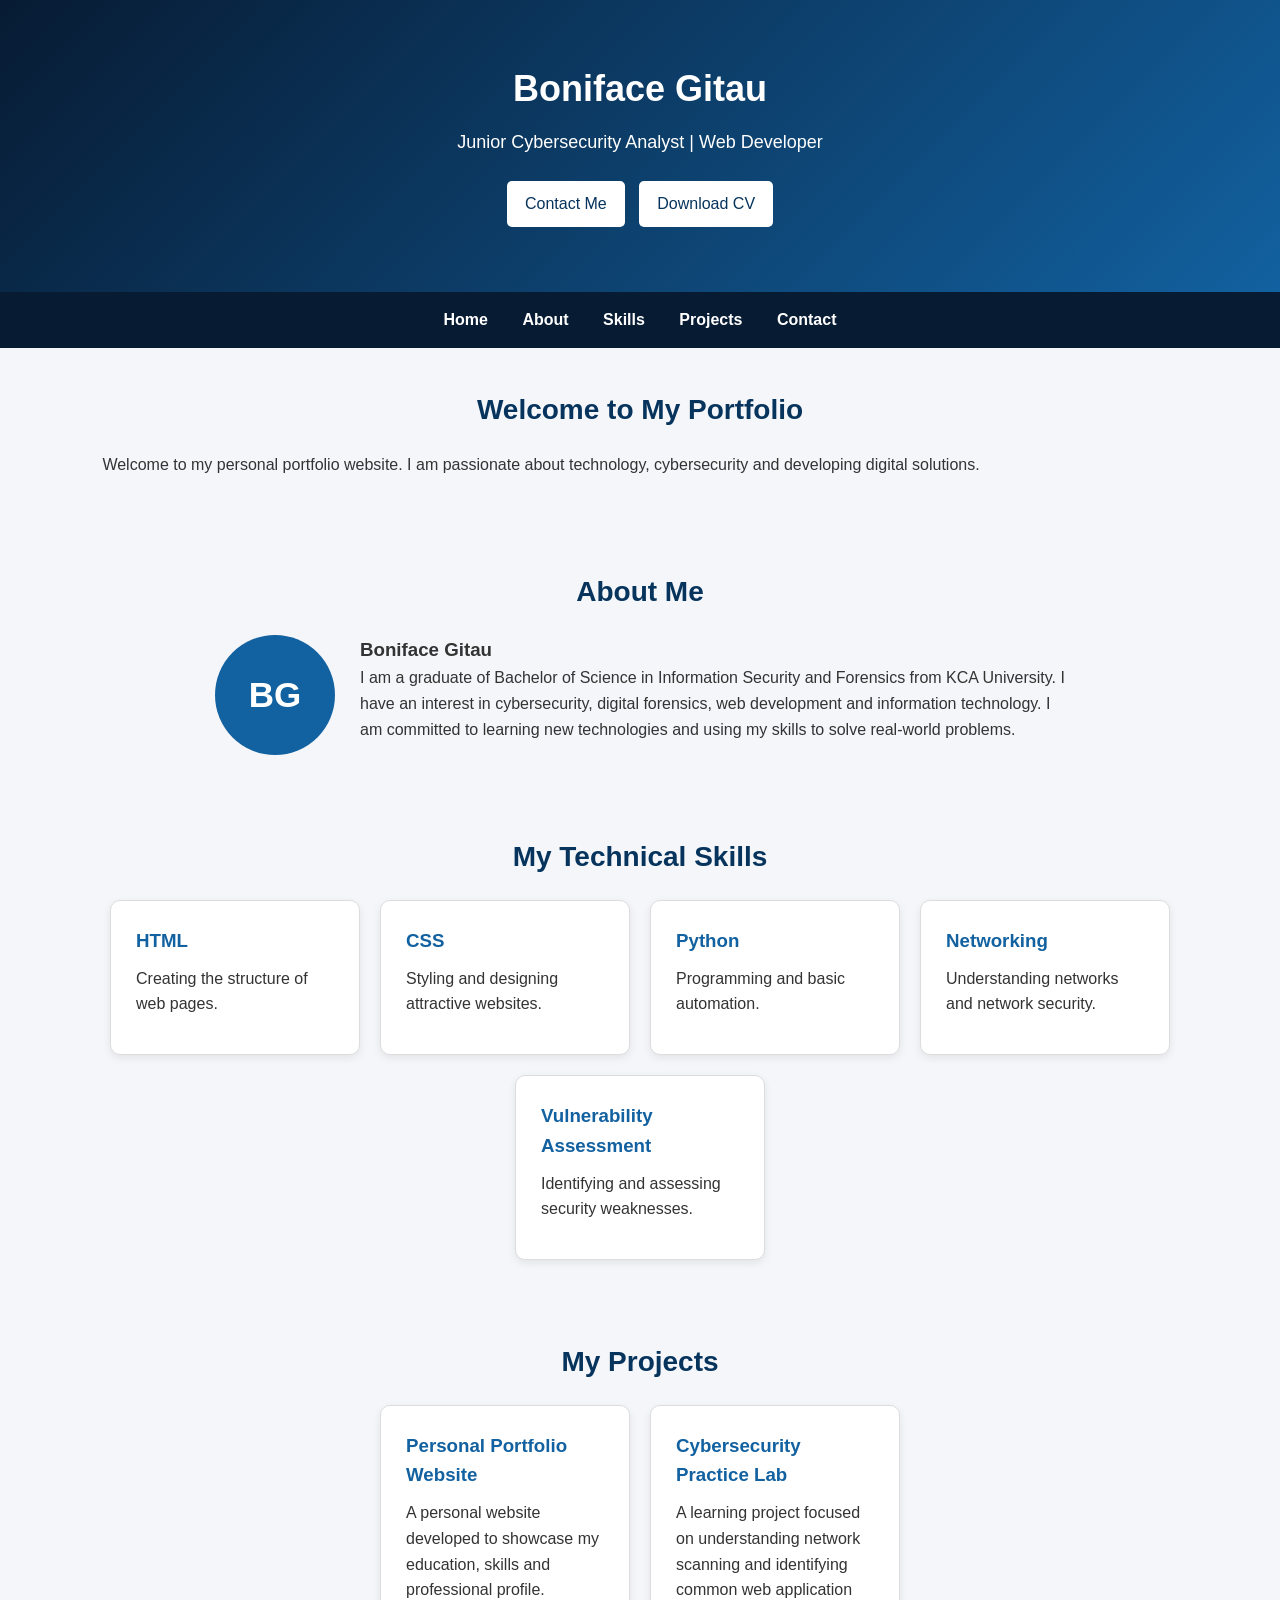
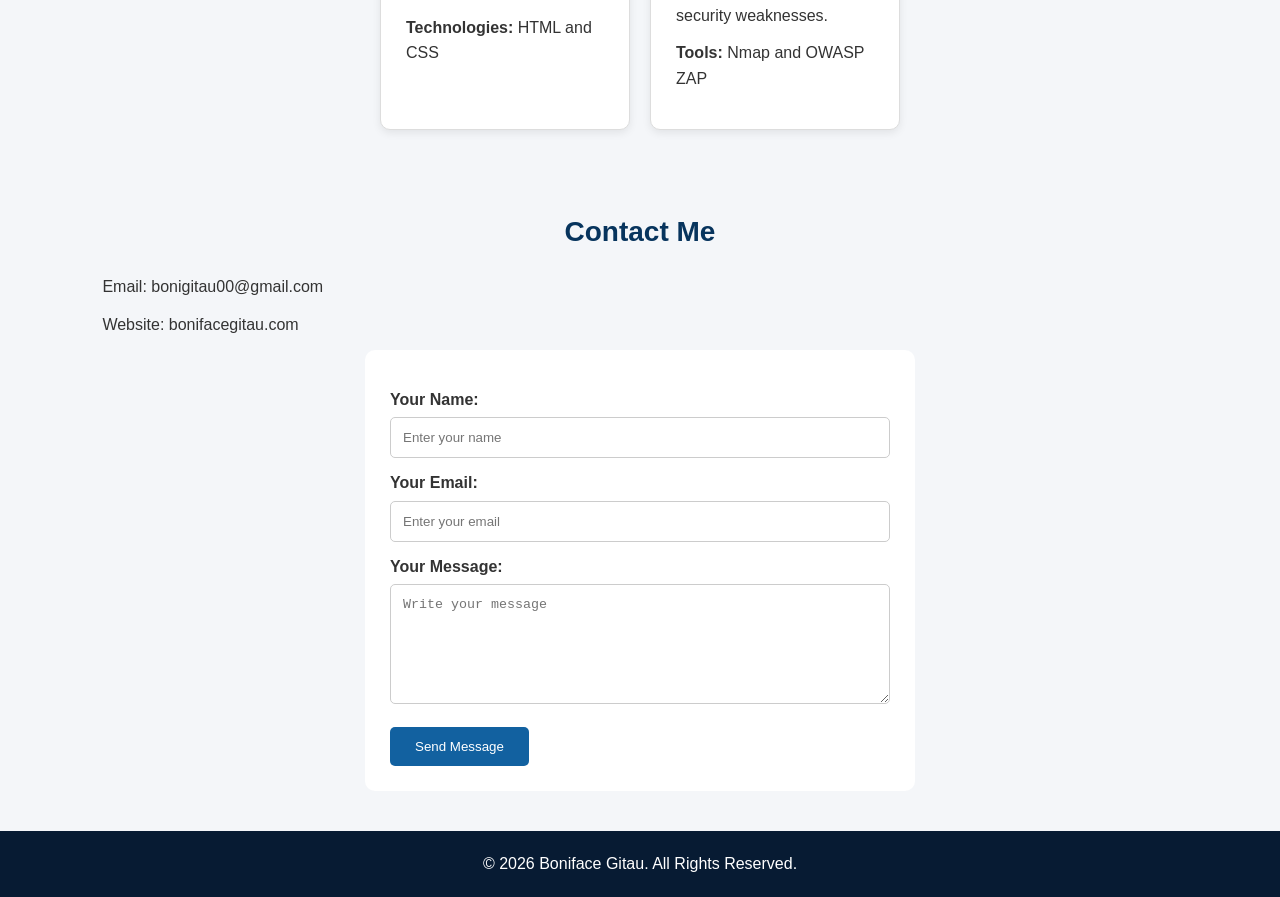
<file: PersonalPortofolio/index.html>
<!DOCTYPE html>
<html lang="en">
<head>
    <meta charset="UTF-8">
    <meta name="viewport" content="width=device-width, initial-scale=1.0">

    <title>Boniface Gitau | Personal Portfolio</title>

   
    <link rel="stylesheet" href="style.css">
</head>

<body>

  
    <header>
        <h1>Boniface Gitau</h1>
        <p>Junior Cybersecurity Analyst | Web Developer</p>

        <a href="#contact" class="header-button">Contact Me</a>
        <a href="cv.pdf" class="header-button" download>Download CV</a>
    </header>

    
    <nav>
        <a href="#home">Home</a>
        <a href="#about">About</a>
        <a href="#skills">Skills</a>
        <a href="#projects">Projects</a>
        <a href="#contact">Contact</a>
    </nav>

  
    <section id="home">
        <h2>Welcome to My Portfolio</h2>
        <p>
            Welcome to my personal portfolio website.
            I am passionate about technology, cybersecurity
            and developing digital solutions.
        </p>
    </section>

  
    <section id="about">
        <h2>About Me</h2>

        <div class="about-content">
            <div class="profile-placeholder">
                BG
            </div>

            <div>
                <h3>Boniface Gitau</h3>
                <p>
                    I am a graduate of Bachelor of Science in
                    Information Security and Forensics from
                    KCA University.

                    I have an interest in cybersecurity,
                    digital forensics, web development and
                    information technology. I am committed
                    to learning new technologies and using
                    my skills to solve real-world problems.
                </p>
            </div>
        </div>
    </section>

  
    <section id="skills">
        <h2>My Technical Skills</h2>

        <div class="card-container">

            <div class="card">
                <h3>HTML</h3>
                <p>Creating the structure of web pages.</p>
            </div>

            <div class="card">
                <h3>CSS</h3>
                <p>Styling and designing attractive websites.</p>
            </div>

            <div class="card">
                <h3>Python</h3>
                <p>Programming and basic automation.</p>
            </div>

            <div class="card">
                <h3>Networking</h3>
                <p>Understanding networks and network security.</p>
            </div>

            <div class="card">
                <h3>Vulnerability Assessment</h3>
                <p>Identifying and assessing security weaknesses.</p>
            </div>

        </div>
    </section>

    <section id="projects">
        <h2>My Projects</h2>

        <div class="card-container">

            <div class="card">
                <h3>Personal Portfolio Website</h3>
                <p>
                    A personal website developed to showcase
                    my education, skills and professional profile.
                </p>
                <p><strong>Technologies:</strong> HTML and CSS</p>
            </div>

            <div class="card">
                <h3>Cybersecurity Practice Lab</h3>
                <p>
                    A learning project focused on understanding
                    network scanning and identifying common
                    web application security weaknesses.
                </p>
                <p><strong>Tools:</strong> Nmap and OWASP ZAP</p>
            </div>

        </div>
    </section>

   
    <section id="contact">
        <h2>Contact Me</h2>

        <p>Email: bonigitau00@gmail.com</p>
        <p>Website: bonifacegitau.com</p>

        <form>
            <label for="name">Your Name:</label>
            <input type="text" id="name"
                   placeholder="Enter your name" required>

            <label for="email">Your Email:</label>
            <input type="email" id="email"
                   placeholder="Enter your email" required>

            <label for="message">Your Message:</label>
            <textarea id="message"
                      placeholder="Write your message"
                      required></textarea>

            <button type="submit">Send Message</button>
        </form>
    </section>

   
    <footer>
        <p>&copy; 2026 Boniface Gitau. All Rights Reserved.</p>
    </footer>

</body>
</html>
</file>
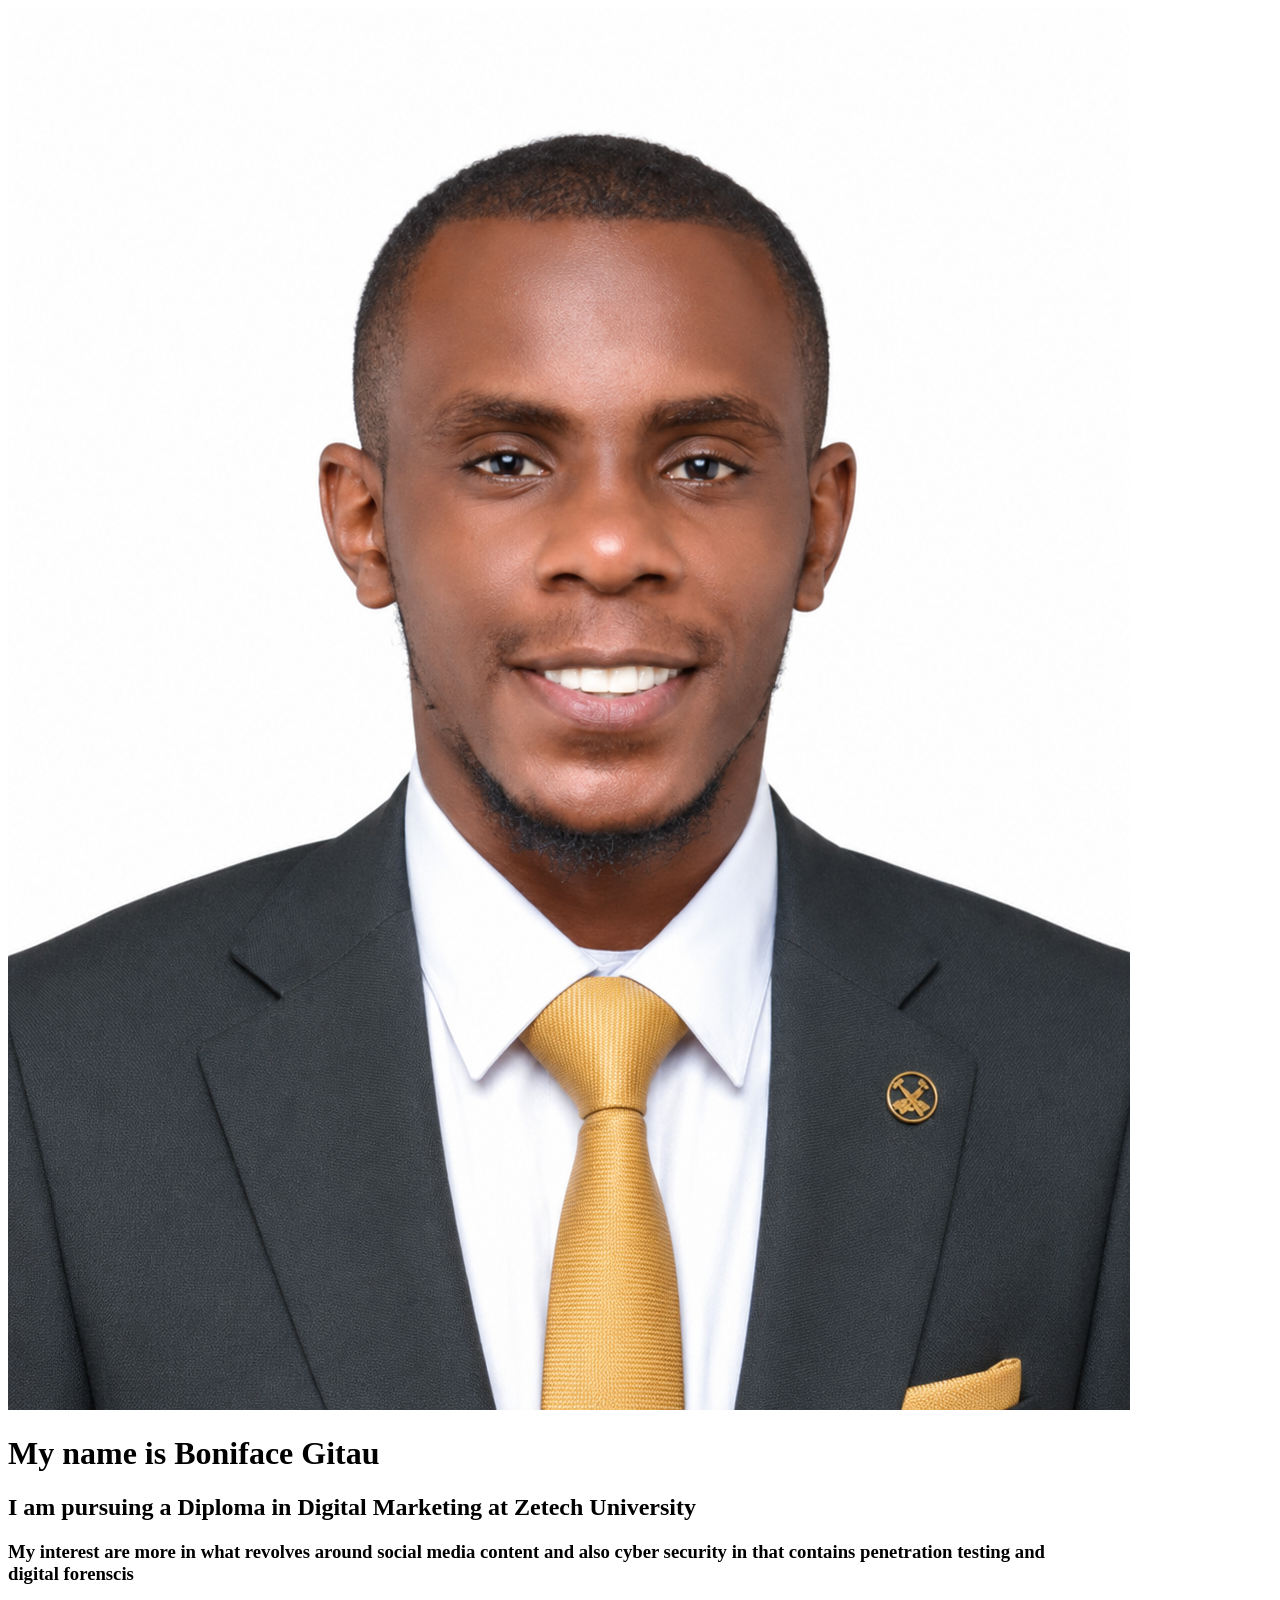
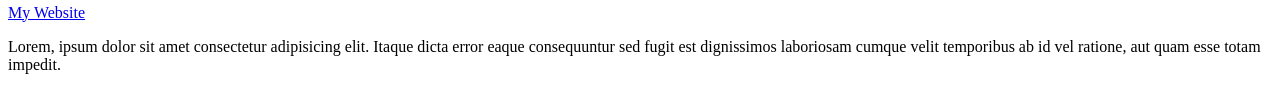
<file: myindex.html>
<!DOCTYPE html>
<html lang="en">
<head>
    <meta charset="UTF-8">
    <meta name="viewport" content="width=device-width, initial-scale=1.0">
    <title>My Profile</title>
</head>
<body>
    <img src="mypassport photo.png" alt="Profile Image">
    <h1> My name is Boniface Gitau</h1>

    <h2> I am pursuing a Diploma in Digital Marketing at Zetech University</h2>

    <h3> My interest are more in what revolves around social media content and also cyber security in that contains penetration testing and <br>
    digital forenscis</h3>

    <a href="https://www.cisco.com/" target="_blank"> My Website</a>
    <p>
        Lorem, ipsum dolor sit amet consectetur adipisicing elit. Itaque dicta error eaque consequuntur sed fugit est dignissimos laboriosam cumque velit temporibus ab id vel ratione, aut quam esse totam impedit.
    </p>
</body>
</html>
</file>
<file: PersonalPortofolio/style.css>
* {
    margin: 0;
    padding: 0;
    box-sizing: border-box;
}

body {
    font-family: Arial, sans-serif;
    background-color: #f4f6f9;
    color: #333;
    line-height: 1.6;
}


header {
    background: linear-gradient(135deg, #071b33, #1261a0);
    color: white;
    text-align: center;
    padding: 60px 20px;
}

header h1 {
    font-size: 36px;
    margin-bottom: 10px;
}

header p {
    font-size: 18px;
    margin-bottom: 20px;
}

.header-button {
    display: inline-block;
    background-color: #ffffff;
    color: #07345d;
    padding: 10px 18px;
    margin: 5px;
    text-decoration: none;
    border-radius: 5px;
    transition: 0.3s;
}

.header-button:hover {
    background-color: #f0b429;
    color: #071b33;
}


nav {
    background-color: #071b33;
    text-align: center;
    padding: 15px;
}

nav a {
    color: white;
    text-decoration: none;
    margin: 0 15px;
    font-weight: bold;
}

nav a:hover {
    color: #f0b429;
}


section {
    padding: 40px 8%;
}

section h2 {
    color: #07345d;
    margin-bottom: 20px;
    text-align: center;
    font-size: 28px;
}

section p {
    margin-bottom: 12px;
}


.about-content {
    display: flex;
    align-items: center;
    gap: 25px;
    max-width: 850px;
    margin: auto;
}

.profile-placeholder {
    min-width: 120px;
    height: 120px;
    border-radius: 50%;
    background-color: #1261a0;
    color: white;
    display: flex;
    justify-content: center;
    align-items: center;
    font-size: 35px;
    font-weight: bold;
}


.card-container {
    display: flex;
    flex-wrap: wrap;
    justify-content: center;
    gap: 20px;
}

.card {
    background-color: white;
    padding: 25px;
    width: 250px;
    border-radius: 10px;
    border: 1px solid #ddd;
    box-shadow: 0 3px 8px rgba(0,0,0,0.08);
    transition: 0.3s;
}

.card h3 {
    color: #1261a0;
    margin-bottom: 10px;
}

.card:hover {
    transform: translateY(-5px);
    box-shadow: 0 6px 15px rgba(0,0,0,0.15);
}


form {
    max-width: 550px;
    margin: auto;
    background-color: white;
    padding: 25px;
    border-radius: 10px;
}

form label {
    display: block;
    margin-top: 12px;
    font-weight: bold;
}

form input,
form textarea {
    width: 100%;
    padding: 12px;
    margin-top: 5px;
    border: 1px solid #ccc;
    border-radius: 5px;
}

form textarea {
    height: 120px;
}

form button {
    background-color: #1261a0;
    color: white;
    border: none;
    padding: 12px 25px;
    margin-top: 15px;
    border-radius: 5px;
    cursor: pointer;
    transition: 0.3s;
}

form button:hover {
    background-color: #071b33;
}

/* FOOTER */
footer {
    background-color: #071b33;
    color: white;
    text-align: center;
    padding: 20px;
}


@media (max-width: 600px) {
    nav a {
        display: inline-block;
        margin: 5px;
    }

    .about-content {
        flex-direction: column;
        text-align: center;
    }

    header h1 {
        font-size: 28px;
    }

    section {
        padding: 30px 5%;
    }
}
</file>
